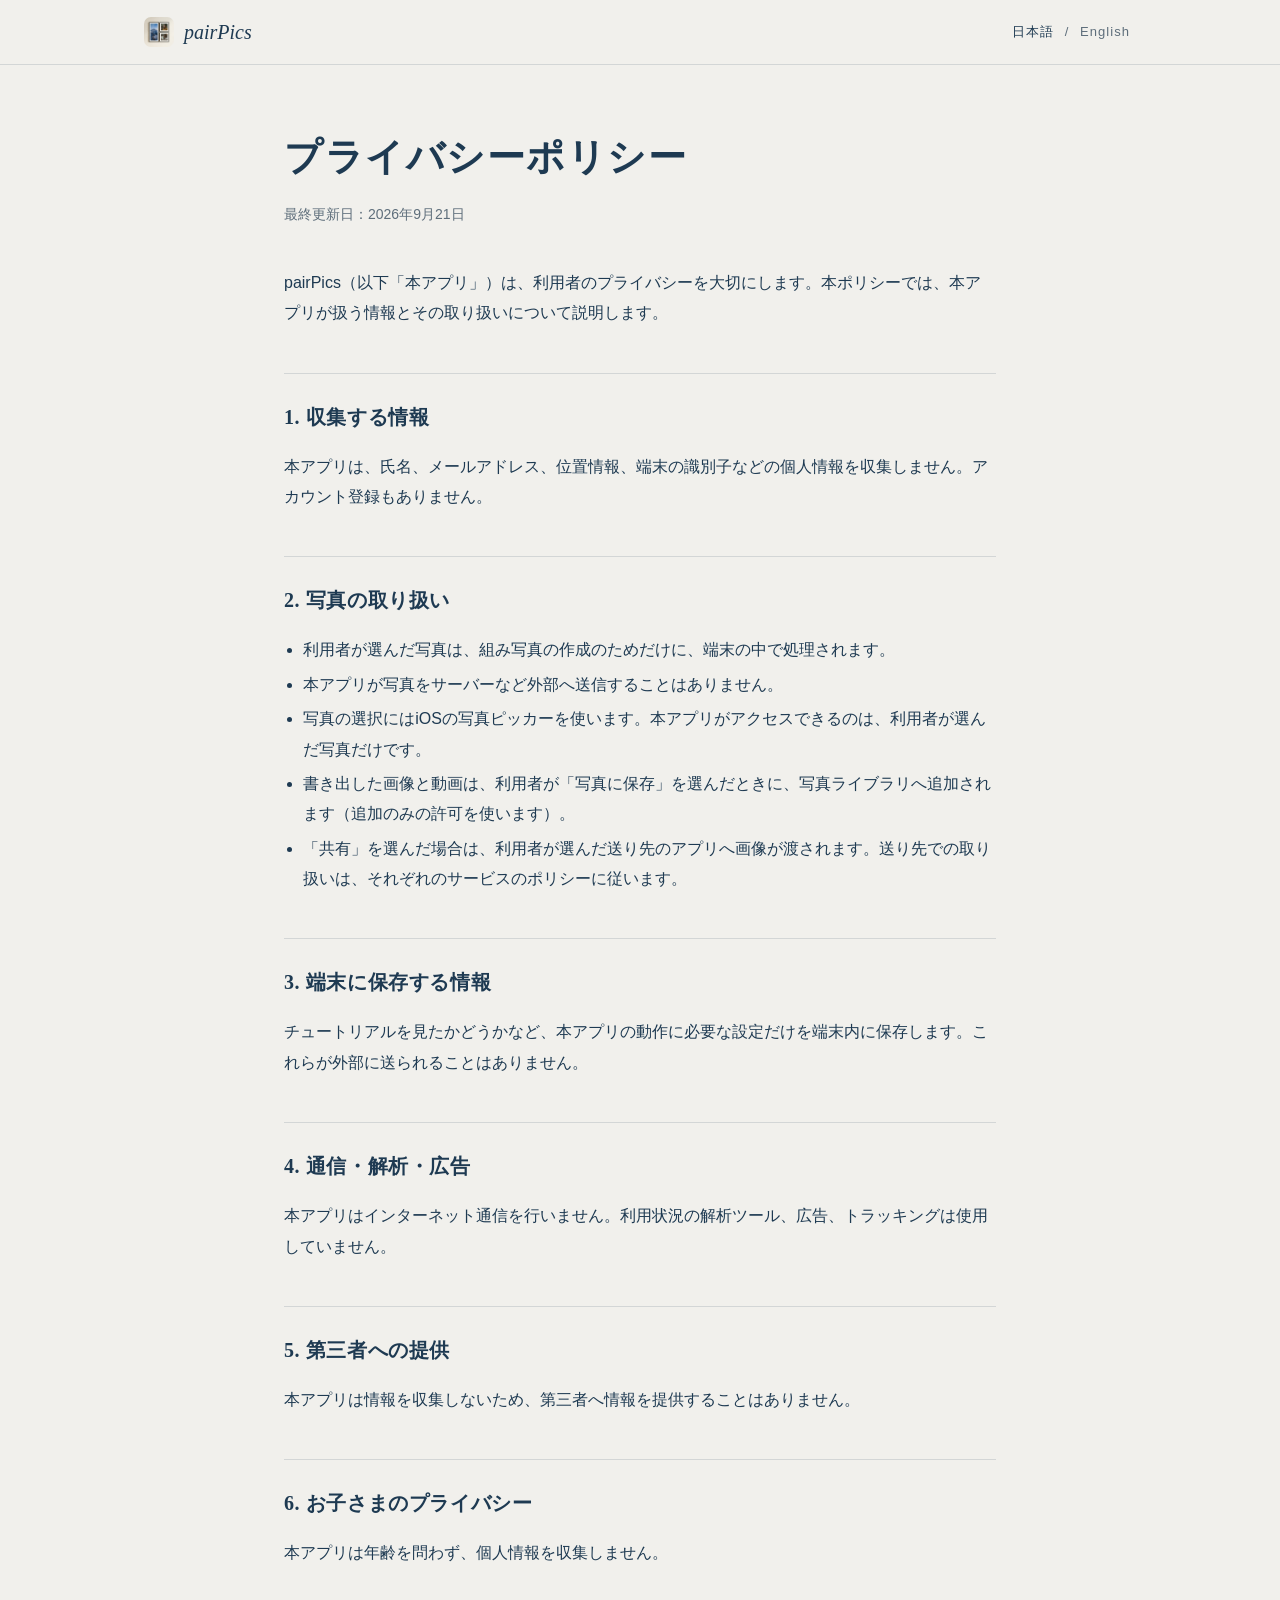
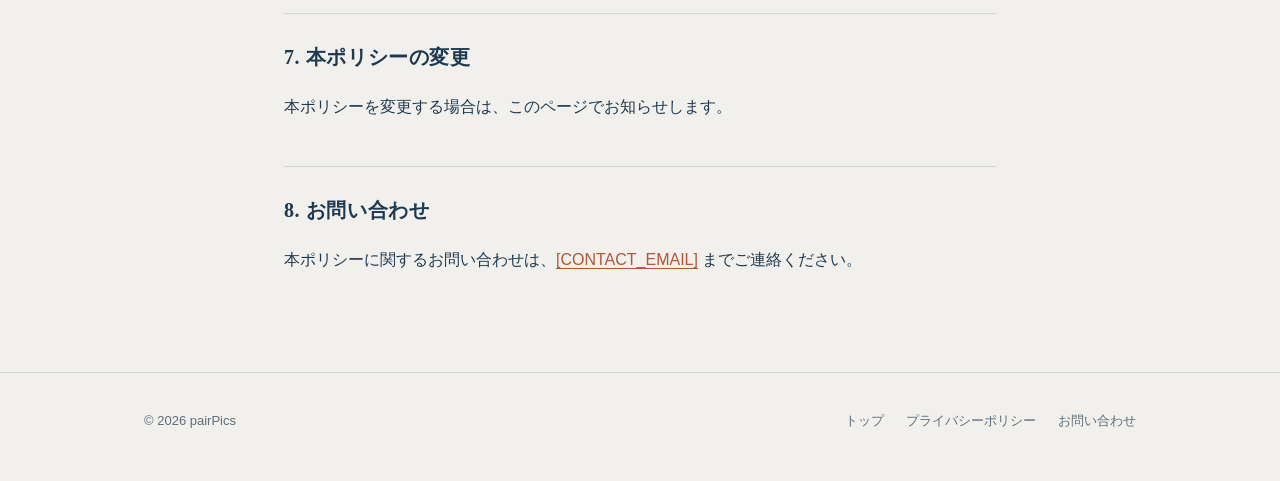
<file: privacy.html>
<!doctype html>
<html lang="ja">
<head>
<meta charset="utf-8">
<meta name="viewport" content="width=device-width, initial-scale=1">
<title>プライバシーポリシー — pairPics</title>
<meta name="description" content="pairPicsは、何枚かの写真をひとつの作品として、美術館の壁に掛けるように仕立てるiPhoneアプリです。">
<meta property="og:title" content="プライバシーポリシー — pairPics">
<meta property="og:description" content="pairPicsは、何枚かの写真をひとつの作品として、美術館の壁に掛けるように仕立てるiPhoneアプリです。">
<meta property="og:image" content="assets/og.jpg">
<meta name="twitter:card" content="summary_large_image">
<link rel="icon" href="assets/favicon.png">
<link rel="apple-touch-icon" href="assets/apple-touch-icon.png">
<link rel="alternate" hreflang="ja" href="privacy.html">
<link rel="alternate" hreflang="en" href="en/privacy.html">
<link rel="stylesheet" href="assets/style.css">
<script type="importmap">{"imports": {"three": "https://cdn.jsdelivr.net/npm/three@0.169.0/build/three.module.js", "three/addons/": "https://cdn.jsdelivr.net/npm/three@0.169.0/examples/jsm/"}}</script>
</head>
<body>
<header class="site-header">
  <div class="wrap">
    <a class="brand" href=""><img src="assets/icon.png" alt=""><span>pairPics</span></a>
    <nav class="lang" aria-label="Language"><strong>日本語</strong> / <a href="en/privacy.html" hreflang="en">English</a></nav>
  </div>
</header>
<main class="doc">
  <div class="wrap">
    <h1>プライバシーポリシー</h1>
    <p class="updated">最終更新日：2026年9月21日</p>

<p>pairPics（以下「本アプリ」）は、利用者のプライバシーを大切にします。本ポリシーでは、本アプリが扱う情報とその取り扱いについて説明します。</p>

<h2>1. 収集する情報</h2>
<p>本アプリは、氏名、メールアドレス、位置情報、端末の識別子などの個人情報を収集しません。アカウント登録もありません。</p>

<h2>2. 写真の取り扱い</h2>
<ul>
<li>利用者が選んだ写真は、組み写真の作成のためだけに、端末の中で処理されます。</li>
<li>本アプリが写真をサーバーなど外部へ送信することはありません。</li>
<li>写真の選択にはiOSの写真ピッカーを使います。本アプリがアクセスできるのは、利用者が選んだ写真だけです。</li>
<li>書き出した画像と動画は、利用者が「写真に保存」を選んだときに、写真ライブラリへ追加されます（追加のみの許可を使います）。</li>
<li>「共有」を選んだ場合は、利用者が選んだ送り先のアプリへ画像が渡されます。送り先での取り扱いは、それぞれのサービスのポリシーに従います。</li>
</ul>

<h2>3. 端末に保存する情報</h2>
<p>チュートリアルを見たかどうかなど、本アプリの動作に必要な設定だけを端末内に保存します。これらが外部に送られることはありません。</p>

<h2>4. 通信・解析・広告</h2>
<p>本アプリはインターネット通信を行いません。利用状況の解析ツール、広告、トラッキングは使用していません。</p>

<h2>5. 第三者への提供</h2>
<p>本アプリは情報を収集しないため、第三者へ情報を提供することはありません。</p>

<h2>6. お子さまのプライバシー</h2>
<p>本アプリは年齢を問わず、個人情報を収集しません。</p>

<h2>7. 本ポリシーの変更</h2>
<p>本ポリシーを変更する場合は、このページでお知らせします。</p>

<h2>8. お問い合わせ</h2>
<p>本ポリシーに関するお問い合わせは、<a href="mailto:[CONTACT_EMAIL]">[CONTACT_EMAIL]</a> までご連絡ください。</p>

  </div>
</main>
<footer class="site-footer">
  <div class="wrap">
    <span>© 2026 pairPics</span>
    <nav>
      <a href="">トップ</a>
      <a href="privacy.html">プライバシーポリシー</a>
      <a href="mailto:[CONTACT_EMAIL]">お問い合わせ</a>
    </nav>
  </div>
</footer>
</body>
</html>
</file>
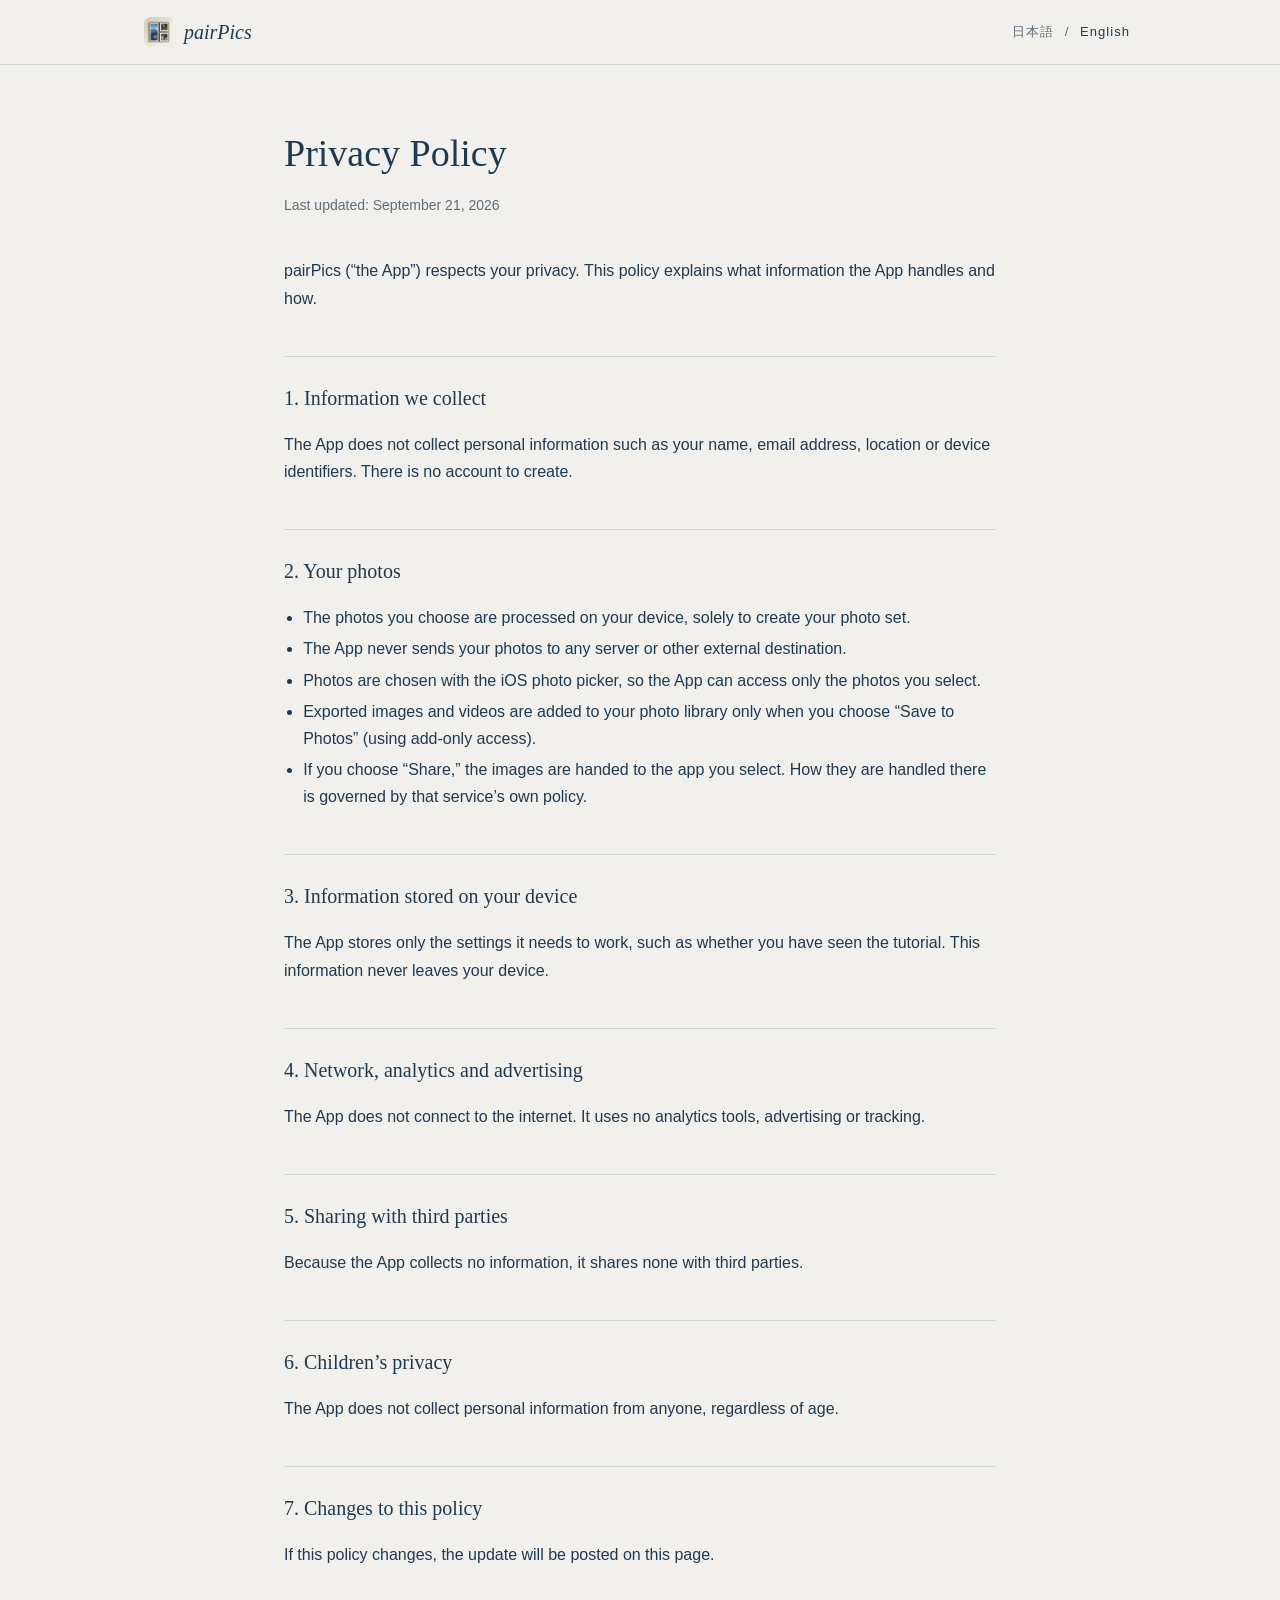
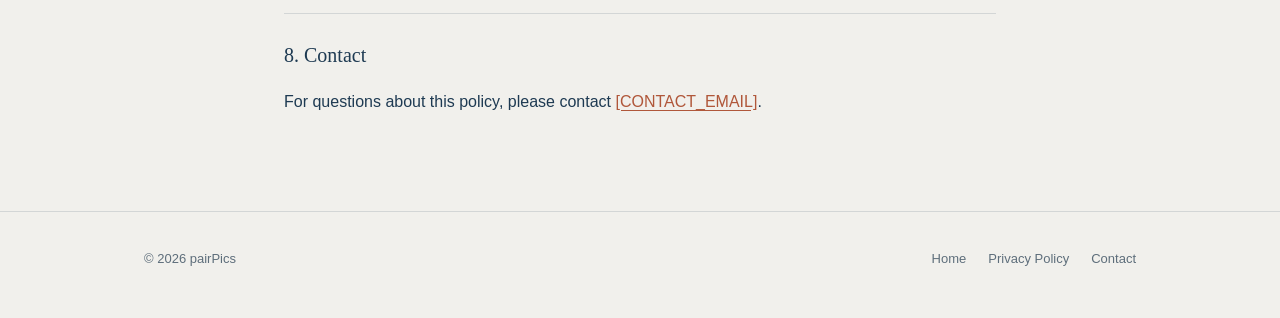
<file: en/privacy.html>
<!doctype html>
<html lang="en">
<head>
<meta charset="utf-8">
<meta name="viewport" content="width=device-width, initial-scale=1">
<title>Privacy Policy — pairPics</title>
<meta name="description" content="pairPics is an iPhone app that presents several photos as a single work, framed as if hanging on a gallery wall.">
<meta property="og:title" content="Privacy Policy — pairPics">
<meta property="og:description" content="pairPics is an iPhone app that presents several photos as a single work, framed as if hanging on a gallery wall.">
<meta property="og:image" content="../assets/og.jpg">
<meta name="twitter:card" content="summary_large_image">
<link rel="icon" href="../assets/favicon.png">
<link rel="apple-touch-icon" href="../assets/apple-touch-icon.png">
<link rel="alternate" hreflang="ja" href="../privacy.html">
<link rel="alternate" hreflang="en" href="privacy.html">
<link rel="stylesheet" href="../assets/style.css">
<script type="importmap">{"imports": {"three": "https://cdn.jsdelivr.net/npm/three@0.169.0/build/three.module.js", "three/addons/": "https://cdn.jsdelivr.net/npm/three@0.169.0/examples/jsm/"}}</script>
</head>
<body>
<header class="site-header">
  <div class="wrap">
    <a class="brand" href="../en/"><img src="../assets/icon.png" alt=""><span>pairPics</span></a>
    <nav class="lang" aria-label="Language"><a href="../privacy.html" hreflang="ja">日本語</a> / <strong>English</strong></nav>
  </div>
</header>
<main class="doc">
  <div class="wrap">
    <h1>Privacy Policy</h1>
    <p class="updated">Last updated: September 21, 2026</p>

<p>pairPics (“the App”) respects your privacy. This policy explains what information the App handles and how.</p>

<h2>1. Information we collect</h2>
<p>The App does not collect personal information such as your name, email address, location or device identifiers. There is no account to create.</p>

<h2>2. Your photos</h2>
<ul>
<li>The photos you choose are processed on your device, solely to create your photo set.</li>
<li>The App never sends your photos to any server or other external destination.</li>
<li>Photos are chosen with the iOS photo picker, so the App can access only the photos you select.</li>
<li>Exported images and videos are added to your photo library only when you choose “Save to Photos” (using add-only access).</li>
<li>If you choose “Share,” the images are handed to the app you select. How they are handled there is governed by that service’s own policy.</li>
</ul>

<h2>3. Information stored on your device</h2>
<p>The App stores only the settings it needs to work, such as whether you have seen the tutorial. This information never leaves your device.</p>

<h2>4. Network, analytics and advertising</h2>
<p>The App does not connect to the internet. It uses no analytics tools, advertising or tracking.</p>

<h2>5. Sharing with third parties</h2>
<p>Because the App collects no information, it shares none with third parties.</p>

<h2>6. Children’s privacy</h2>
<p>The App does not collect personal information from anyone, regardless of age.</p>

<h2>7. Changes to this policy</h2>
<p>If this policy changes, the update will be posted on this page.</p>

<h2>8. Contact</h2>
<p>For questions about this policy, please contact <a href="mailto:[CONTACT_EMAIL]">[CONTACT_EMAIL]</a>.</p>

  </div>
</main>
<footer class="site-footer">
  <div class="wrap">
    <span>© 2026 pairPics</span>
    <nav>
      <a href="../en/">Home</a>
      <a href="../en/privacy.html">Privacy Policy</a>
      <a href="mailto:[CONTACT_EMAIL]">Contact</a>
    </nav>
  </div>
</footer>
</body>
</html>
</file>
<file: assets/style.css>
/* pairPics — 黒を使わない配色。深い紺＋石の灰＋テラコッタの差し色 */
:root {
  --paper: #f1f0ec;
  --wall: #e1e2de;
  --card: #f9f8f5;
  --ink: #1e3a52;
  --muted: #5e6e7b;
  --brass: #b0573a;
  --hairline: rgba(30, 58, 82, 0.14);
  --shadow: 30, 58, 82;
  --forest-tint: #e4e9df;
  --museum-tint: #e4e4e2;
  --sea-tint: #e0eaf0;
  --serif-ja: "Hiragino Mincho ProN", "Yu Mincho", "YuMincho", "Noto Serif JP", serif;
  --serif-en: "New York", "Iowan Old Style", Georgia, "Times New Roman", serif;
  --sans: -apple-system, BlinkMacSystemFont, "Hiragino Sans", "Hiragino Kaku Gothic ProN", "Noto Sans JP", "Helvetica Neue", sans-serif;
}
@media (prefers-color-scheme: dark) {
  :root {
    --paper: #1a2b3c;
    --wall: #223649;
    --card: #263b50;
    --ink: #eef1ef;
    --muted: #a9b7c2;
    --brass: #e8946d;
    --hairline: rgba(238, 241, 239, 0.16);
    --shadow: 8, 20, 34;
    --forest-tint: #1c3032;
    --museum-tint: #232f3b;
    --sea-tint: #1a3148;
  }
}

* { box-sizing: border-box; }
html { -webkit-text-size-adjust: 100%; }
body {
  margin: 0;
  background: var(--paper);
  color: var(--ink);
  font-family: var(--sans);
  line-height: 1.9;
  font-size: 16px;
}
:lang(en) body, body:lang(en) { line-height: 1.7; }
img { max-width: 100%; height: auto; display: block; }
a { color: var(--brass); text-underline-offset: 3px; }
a:hover { color: var(--ink); }

.serif { font-family: var(--serif-ja); }
:lang(en) .serif { font-family: var(--serif-en); }

.wrap { max-width: 1040px; margin: 0 auto; padding: 0 24px; }

/* ヘッダー */
.site-header { border-bottom: 1px solid var(--hairline); }
.site-header .wrap { display: flex; align-items: center; justify-content: space-between; height: 64px; }
.brand { display: flex; align-items: center; gap: 10px; color: var(--ink); text-decoration: none; }
.brand img { width: 30px; height: 30px; border-radius: 7px; }
.brand span { font-family: var(--serif-en); font-style: italic; font-size: 20px; }
.lang { font-size: 13px; letter-spacing: 0.08em; color: var(--muted); }
.lang a, .lang strong { color: var(--muted); text-decoration: none; padding: 4px 6px; }
.lang strong { color: var(--ink); font-weight: 500; }

/* ヒーロー */
.hero { padding: 72px 0 56px; }
.hero .wrap { display: grid; grid-template-columns: 1.05fr 0.95fr; gap: 56px; align-items: center; }
.eyebrow { font-family: var(--serif-en); font-size: 12px; letter-spacing: 0.3em; text-transform: uppercase; color: var(--brass); margin: 0 0 18px; }
.hero h1 { font-family: var(--serif-ja); font-weight: 600; font-size: clamp(34px, 5vw, 52px); line-height: 1.45; letter-spacing: 0.04em; margin: 0 0 22px; }
:lang(en) .hero h1 { font-family: var(--serif-en); font-weight: 500; letter-spacing: 0; line-height: 1.2; }
.hero p.lead { color: var(--muted); margin: 0 0 32px; max-width: 30em; }
.icon-large { width: 88px; height: 88px; border-radius: 20px; box-shadow: 0 10px 30px rgba(var(--shadow),0.18); margin-bottom: 28px; }
.hero-art { background: var(--wall); box-shadow: 0 2px 4px rgba(var(--shadow),0.08), 0 24px 60px rgba(var(--shadow),0.14); }
/* 3D の壁（three.js）。読み込むまでは静止画を見せ、描けたら重ねる */
.hero-stage { position: relative; aspect-ratio: 4 / 5; overflow: hidden; background: var(--wall);
  box-shadow: 0 2px 4px rgba(var(--shadow),0.08), 0 24px 60px rgba(var(--shadow),0.14); cursor: pointer; }
.hero-stage img { width: 100%; height: 100%; object-fit: cover; }
.hero-stage canvas { position: absolute; inset: 0; width: 100%; height: 100%; opacity: 0; transition: opacity 0.9s ease; }
.hero-stage.is-3d canvas { opacity: 1; }
.hero-stage img { transition: opacity 0.6s ease; }
.hero-stage.is-3d img { opacity: 0; }
.store-button {
  display: inline-flex; align-items: center; gap: 10px;
  background: var(--ink); color: var(--paper); text-decoration: none;
  padding: 14px 26px; border-radius: 4px; font-size: 15px; letter-spacing: 0.06em;
}
.store-button:hover { color: var(--paper); opacity: 0.86; }
.store-note { display: block; margin-top: 12px; font-size: 12px; color: var(--muted); }

/* セクション */
section { padding: 64px 0; border-top: 1px solid var(--hairline); }
section h2 { font-family: var(--serif-ja); font-weight: 600; font-size: clamp(24px, 3.4vw, 32px); letter-spacing: 0.05em; margin: 0 0 12px; }
:lang(en) section h2 { font-family: var(--serif-en); font-weight: 500; letter-spacing: 0; }
section .intro { color: var(--muted); margin: 0 0 40px; max-width: 36em; }

/* 3つのギャラリー */
.galleries-intro { padding-bottom: 32px; }
.g-nav { display: flex; flex-wrap: wrap; gap: 10px; }
.g-nav a { display: inline-flex; align-items: baseline; gap: 10px; padding: 10px 18px; border: 1px solid var(--hairline); border-radius: 999px;
  color: var(--ink); text-decoration: none; font-size: 15px; background: var(--card); transition: border-color .2s, transform .2s; }
.g-nav a span { font-family: var(--serif-en); color: var(--brass); font-size: 12px; letter-spacing: 0.12em; }
.g-nav a:hover { border-color: var(--brass); transform: translateY(-1px); }

.gallery { --tint: var(--paper); background: linear-gradient(180deg, var(--tint), var(--paper) 85%); }
.gallery-forest { --tint: var(--forest-tint); }
.gallery-museum { --tint: var(--museum-tint); }
.gallery-sea { --tint: var(--sea-tint); }
.g-grid { display: grid; grid-template-columns: 1.1fr 0.9fr; gap: 56px; align-items: center; }
.gallery:nth-of-type(odd) .g-stage { order: 2; }
.g-stage { position: relative; aspect-ratio: 4 / 5; overflow: hidden; border-radius: 6px; background: var(--wall);
  box-shadow: 0 2px 4px rgba(var(--shadow),0.08), 0 30px 70px rgba(var(--shadow),0.22); touch-action: pan-y; }
.g-stage img { width: 100%; height: 100%; object-fit: cover; transition: opacity 0.8s ease; }
.g-stage canvas { position: absolute; inset: 0; width: 100%; height: 100%; opacity: 0; transition: opacity 1s ease; }
.g-stage.is-3d canvas { opacity: 1; }
.g-stage.is-3d img { opacity: 0; }
.g-hint { position: absolute; left: 14px; bottom: 14px; padding: 6px 12px; border-radius: 999px; font-size: 11px; letter-spacing: 0.06em;
  color: #f4f6f7; background: rgba(30, 58, 82, 0.55); backdrop-filter: blur(6px); -webkit-backdrop-filter: blur(6px);
  opacity: 0; transition: opacity .6s ease .8s; pointer-events: none; }
.g-stage.is-3d .g-hint { opacity: 1; }
.g-lights { position: absolute; top: 14px; right: 14px; display: flex; gap: 4px; padding: 4px; border-radius: 999px;
  background: rgba(244, 246, 247, 0.72); backdrop-filter: blur(8px); -webkit-backdrop-filter: blur(8px); opacity: 0; transition: opacity .6s; }
.g-stage.is-3d .g-lights { opacity: 1; }
.g-lights button { border: 0; background: transparent; color: #1e3a52; font: inherit; font-size: 12px; padding: 6px 12px; border-radius: 999px; cursor: pointer; }
.g-lights button[aria-pressed="true"] { background: #1e3a52; color: #f4f6f7; }
.g-text .eyebrow { margin-bottom: 12px; }
.g-text .lead { color: var(--muted); margin: 0 0 24px; }
.g-points { list-style: none; padding: 0; margin: 0; display: grid; gap: 12px; }
.g-points li { position: relative; padding-left: 22px; font-size: 15px; }
.g-points li::before { content: ""; position: absolute; left: 0; top: 0.8em; width: 12px; height: 1px; background: var(--brass); }
.g-plates { display: grid; grid-template-columns: repeat(3, minmax(0, 1fr)); gap: 20px; margin-top: 48px; }
.g-plates figure { margin: 0; }
.g-plates img { border-radius: 4px; box-shadow: 0 10px 30px rgba(var(--shadow),0.14); transition: transform .4s ease, box-shadow .4s ease; }
.g-plates figure:hover img { transform: translateY(-4px); box-shadow: 0 18px 40px rgba(var(--shadow),0.2); }
.g-plates figcaption { margin-top: 10px; font-size: 13px; color: var(--muted); letter-spacing: 0.04em; }

/* スクリーンショット */
.screens { display: flex; gap: 20px; overflow-x: auto; padding: 4px 24px 24px; margin: 0 -24px; scroll-snap-type: x mandatory; }
.screens img { width: 240px; flex: 0 0 auto; border-radius: 18px; scroll-snap-align: start; box-shadow: 0 10px 30px rgba(var(--shadow),0.12); }

/* 特長 */
.features { display: grid; grid-template-columns: repeat(3, minmax(0, 1fr)); gap: 40px 36px; }
.feature h3 { font-family: var(--serif-ja); font-weight: 600; font-size: 18px; letter-spacing: 0.04em; margin: 0 0 8px; }
:lang(en) .feature h3 { font-family: var(--serif-en); font-weight: 500; letter-spacing: 0; }
.feature p { margin: 0; color: var(--muted); font-size: 15px; }
.feature .num { font-family: var(--serif-en); color: var(--brass); font-size: 14px; letter-spacing: 0.1em; display: block; margin-bottom: 6px; }

/* 使い方 */
.steps { list-style: none; padding: 0; margin: 0; counter-reset: step; display: grid; gap: 18px; max-width: 40em; }
.steps li { counter-increment: step; display: grid; grid-template-columns: 44px 1fr; align-items: baseline; }
.steps li::before { content: counter(step, decimal-leading-zero); font-family: var(--serif-en); color: var(--brass); font-size: 15px; }

/* 文書ページ（プライバシーポリシー） */
.doc { padding: 56px 0 80px; }
.doc .wrap { max-width: 760px; }
.doc h1 { font-family: var(--serif-ja); font-weight: 600; font-size: clamp(28px, 4vw, 38px); letter-spacing: 0.04em; margin: 0 0 8px; }
:lang(en) .doc h1 { font-family: var(--serif-en); font-weight: 500; letter-spacing: 0; }
.doc .updated { color: var(--muted); font-size: 14px; margin: 0 0 40px; }
.doc h2 { font-family: var(--serif-ja); font-weight: 600; font-size: 20px; letter-spacing: 0.03em; margin: 44px 0 10px; padding-top: 24px; border-top: 1px solid var(--hairline); }
:lang(en) .doc h2 { font-family: var(--serif-en); font-weight: 500; letter-spacing: 0; }
.doc ul { padding-left: 1.2em; }
.doc li { margin: 4px 0; }

/* フッター */
.site-footer { border-top: 1px solid var(--hairline); padding: 36px 0 48px; color: var(--muted); font-size: 13px; }
.site-footer .wrap { display: flex; flex-wrap: wrap; gap: 12px 28px; justify-content: space-between; }
.site-footer nav { display: flex; gap: 22px; }
.site-footer a { color: var(--muted); text-decoration: none; }
.site-footer a:hover { color: var(--ink); }

@media (max-width: 760px) {
  .hero { padding: 44px 0 36px; }
  .hero .wrap { grid-template-columns: 1fr; gap: 36px; }
  .features { grid-template-columns: 1fr; gap: 28px; }
  .g-grid { grid-template-columns: 1fr; gap: 28px; }
  .gallery:nth-of-type(odd) .g-stage { order: 0; }
  .g-plates { grid-template-columns: repeat(3, 70%); overflow-x: auto; scroll-snap-type: x mandatory; margin: 32px -24px 0; padding: 0 24px 12px; gap: 14px; }
  .g-plates figure { scroll-snap-align: start; }
  section { padding: 48px 0; }
  .screens img { width: 200px; }
}
</file>
